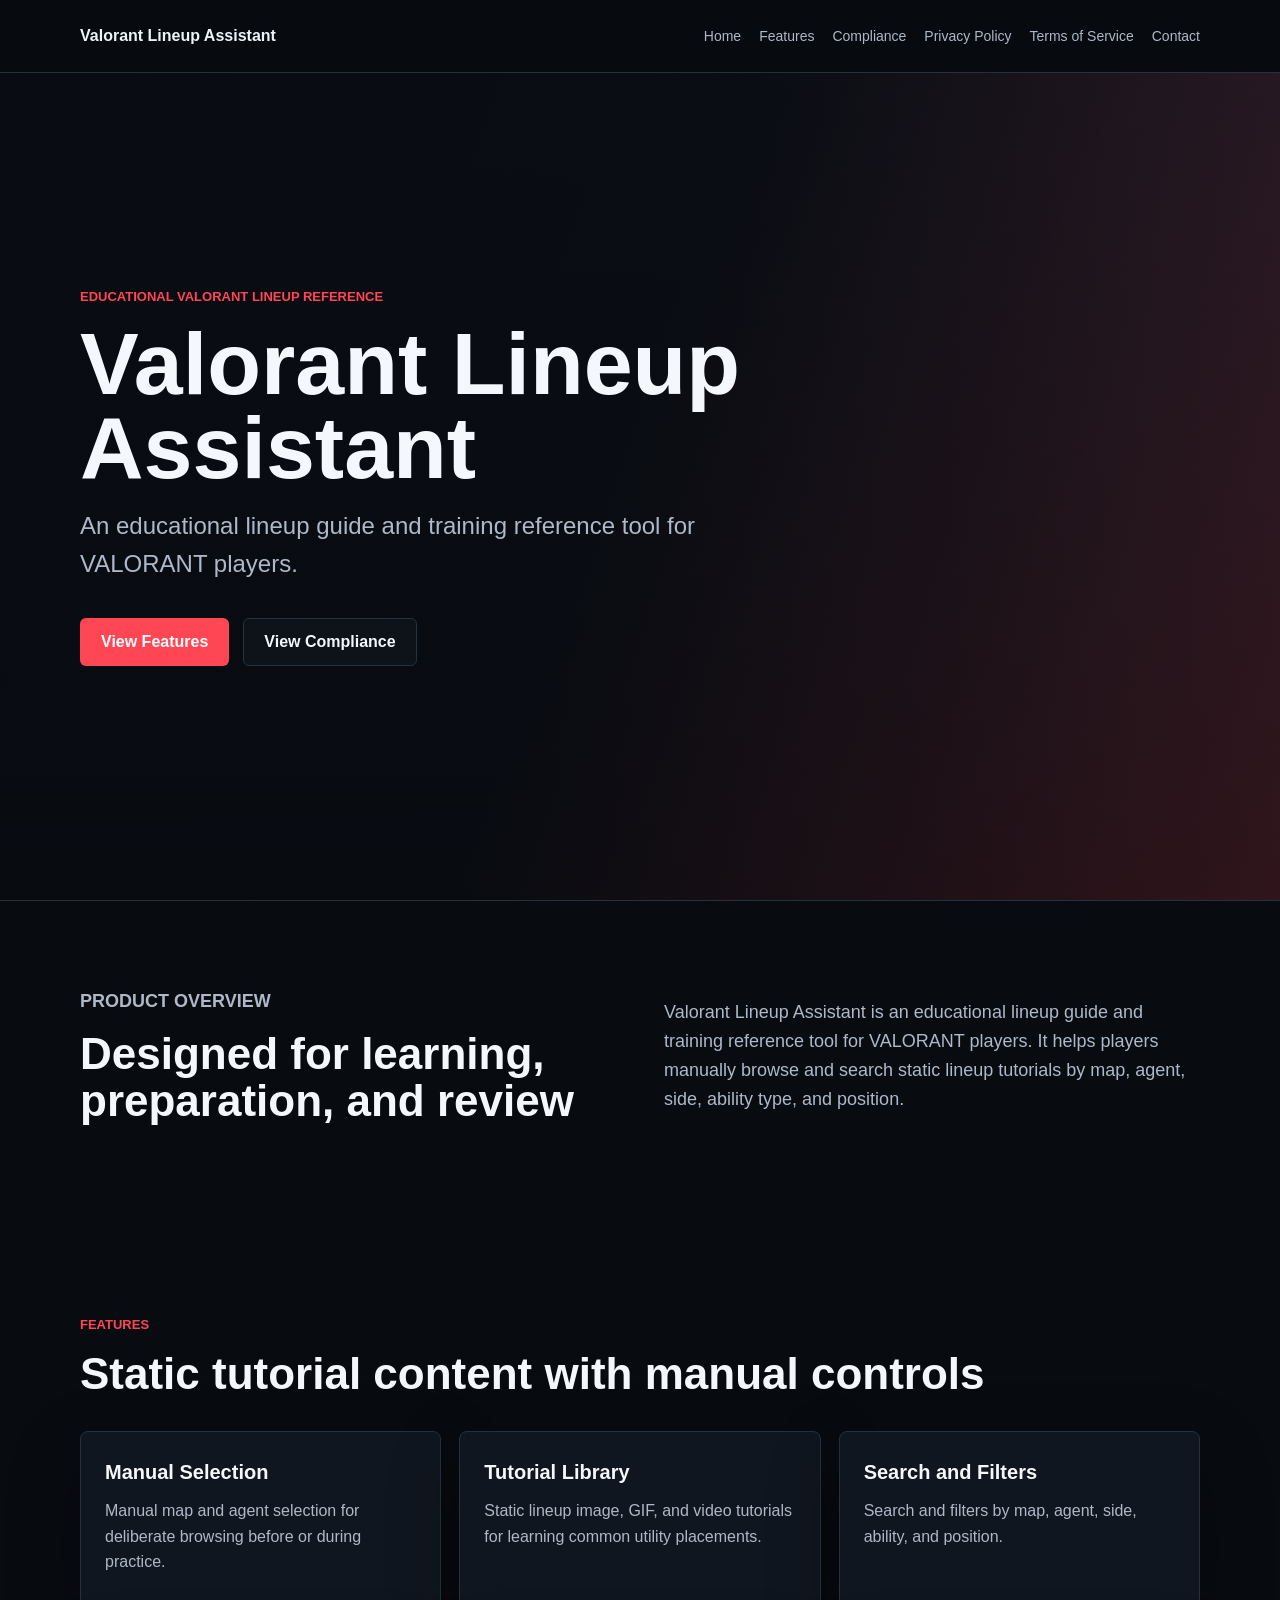
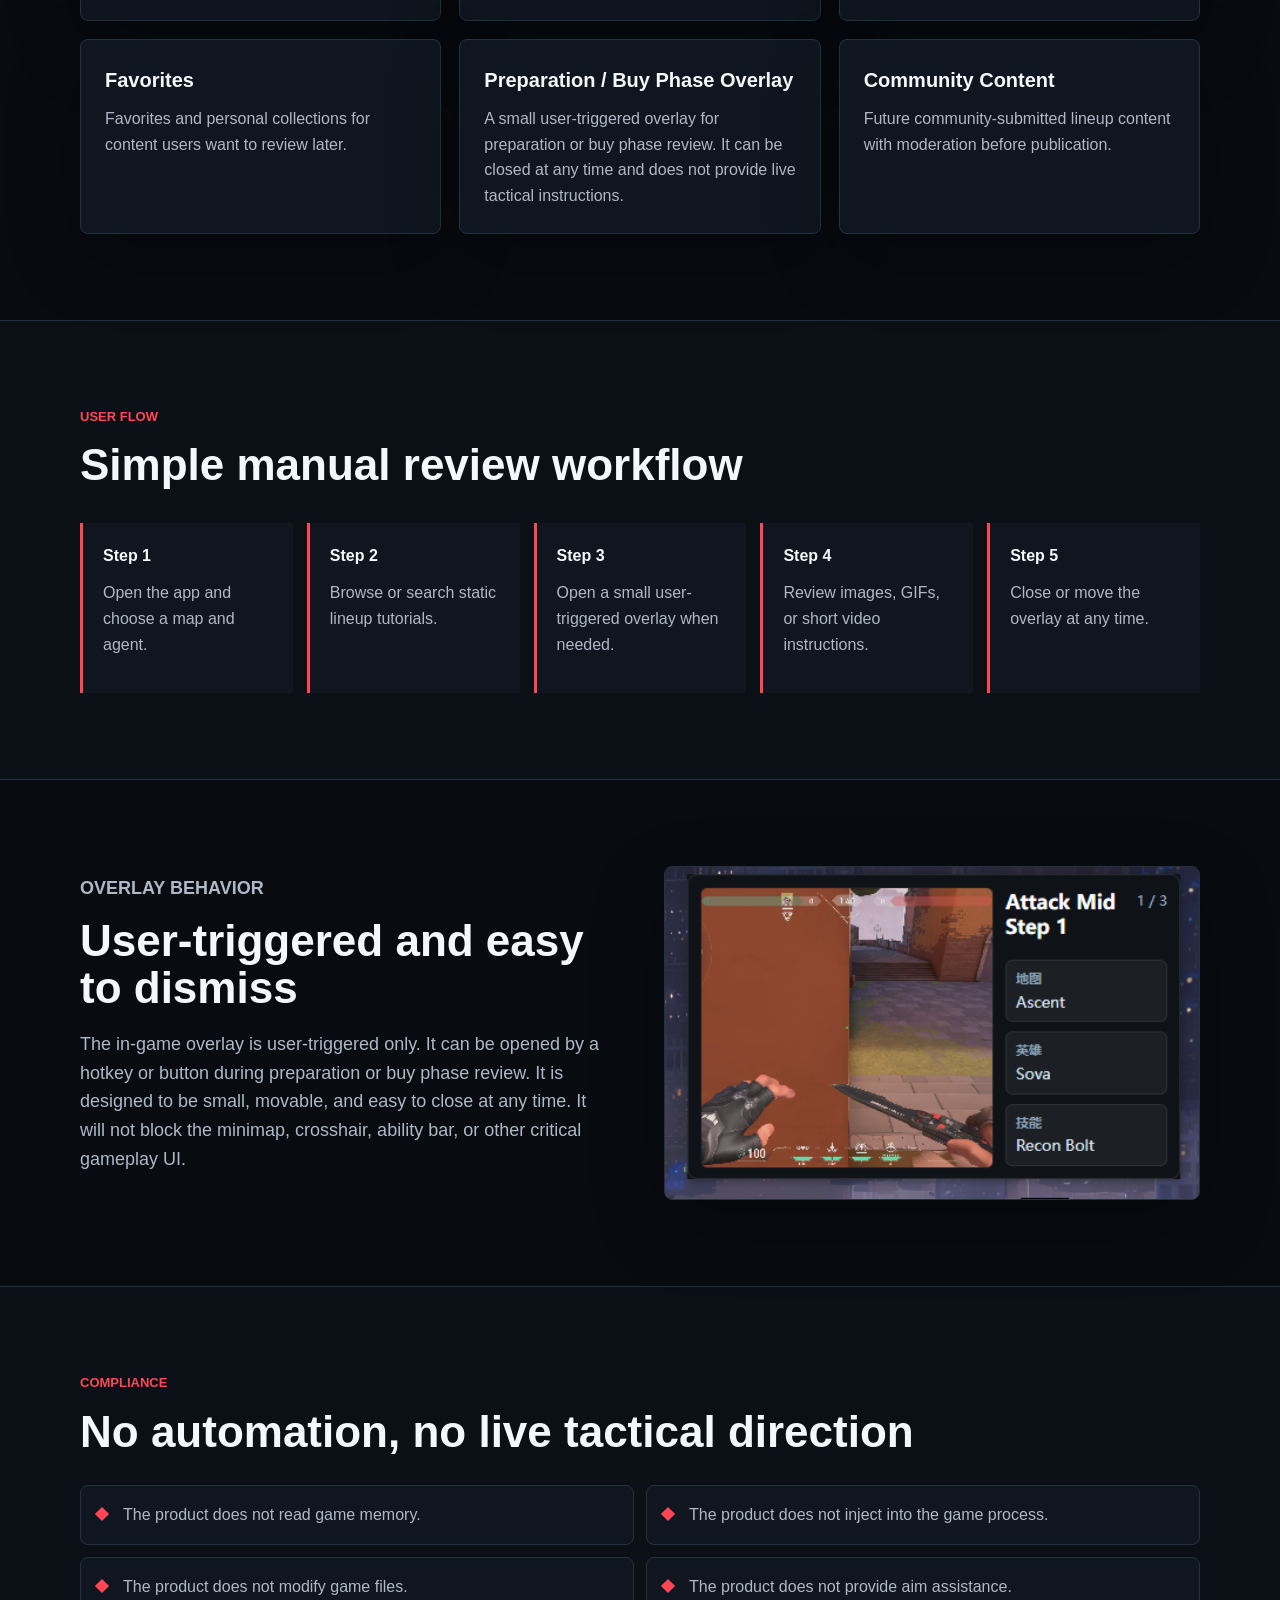
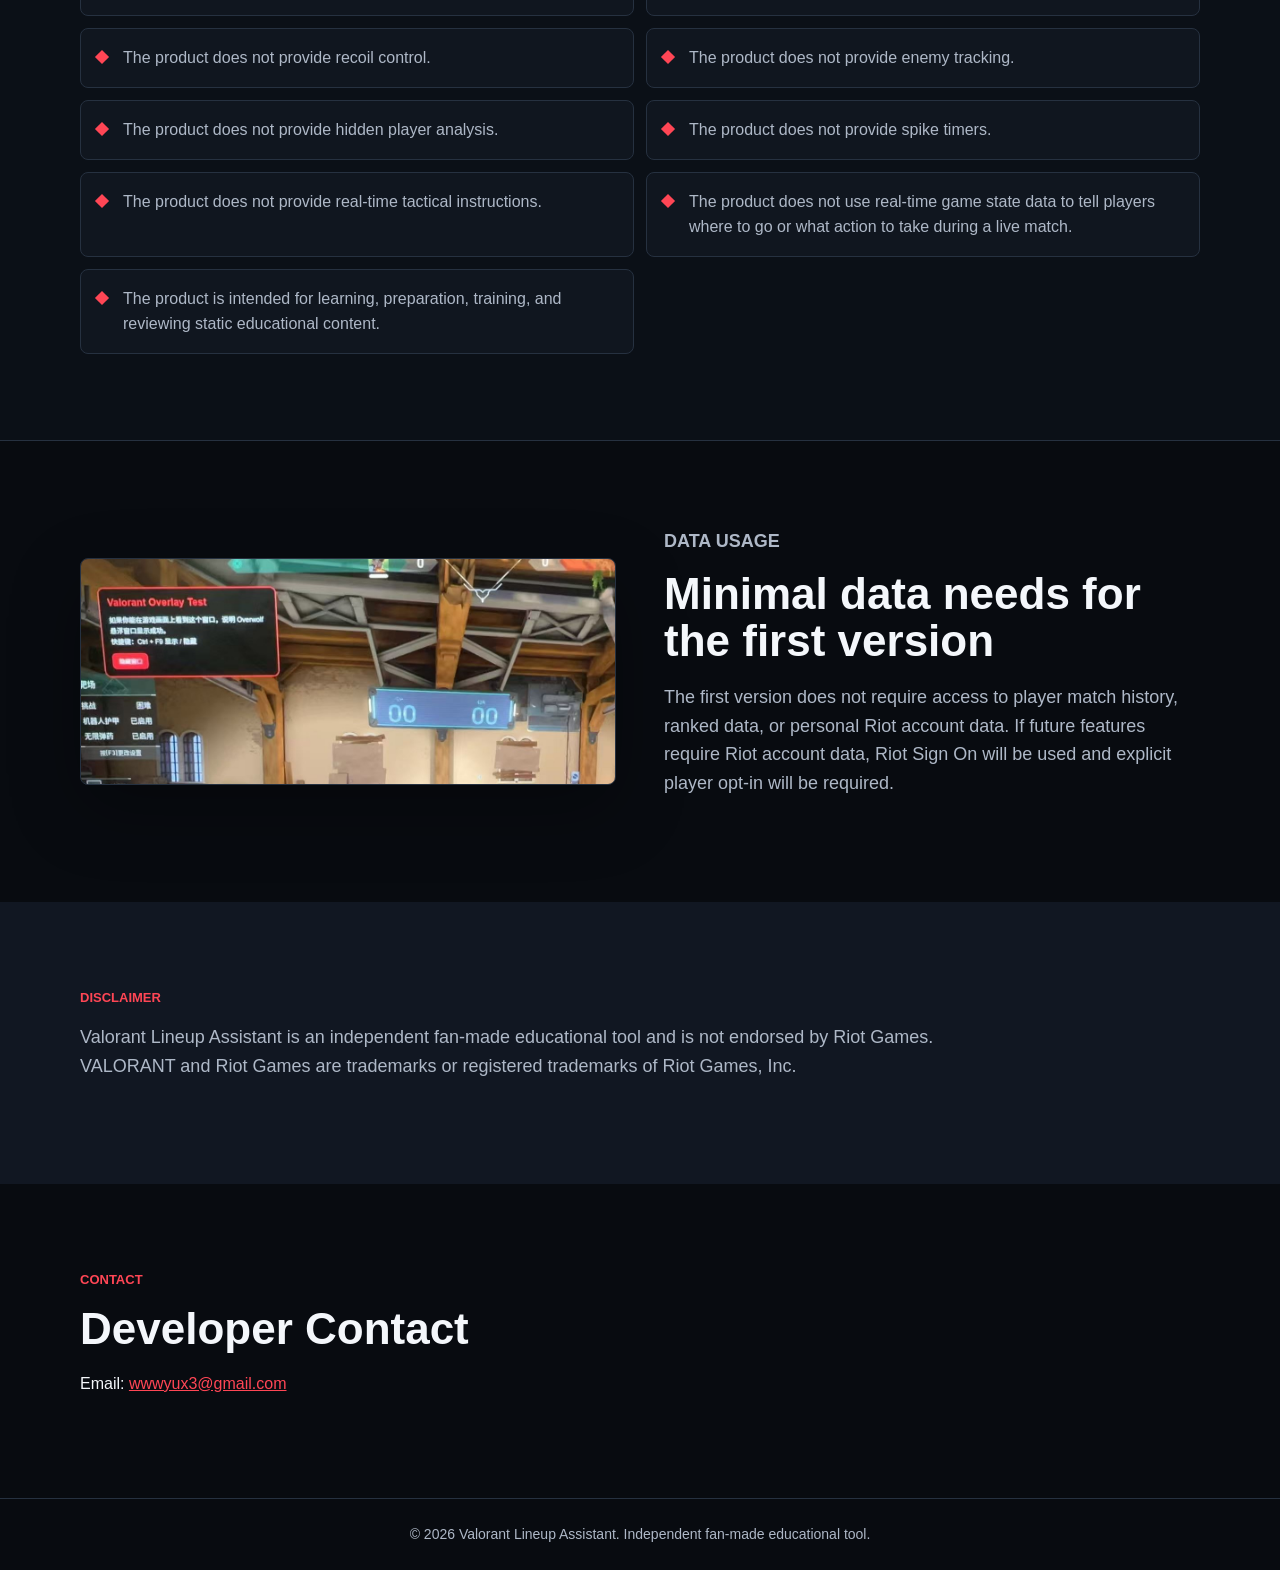
<file: index.html>
<!DOCTYPE html>
<html lang="en">
<head>
  <meta charset="UTF-8">
  <meta name="viewport" content="width=device-width, initial-scale=1.0">
  <meta name="description" content="Valorant Lineup Assistant is an educational lineup guide and training reference tool for VALORANT players.">
  <title>Valorant Lineup Assistant</title>
  <link rel="stylesheet" href="styles.css">
</head>
<body>
  <header class="site-header">
    <nav class="nav" aria-label="Primary navigation">
      <a class="brand" href="index.html">Valorant Lineup Assistant</a>
      <button class="nav-toggle" type="button" aria-label="Toggle navigation" aria-expanded="false">Menu</button>
      <div class="nav-links">
        <a href="#home">Home</a>
        <a href="#features">Features</a>
        <a href="#compliance">Compliance</a>
        <a href="privacy.html">Privacy Policy</a>
        <a href="terms.html">Terms of Service</a>
        <a href="#contact">Contact</a>
      </div>
    </nav>
  </header>

  <main>
    <section id="home" class="hero">
      <div class="hero-content">
        <p class="eyebrow">Educational VALORANT lineup reference</p>
        <h1>Valorant Lineup Assistant</h1>
        <p class="subtitle">An educational lineup guide and training reference tool for VALORANT players.</p>
        <div class="hero-actions">
          <a class="button primary" href="#features">View Features</a>
          <a class="button secondary" href="#compliance">View Compliance</a>
        </div>
      </div>
    </section>

    <section class="section intro">
      <div class="section-inner two-column">
        <div>
          <p class="eyebrow">Product Overview</p>
          <h2>Designed for learning, preparation, and review</h2>
        </div>
        <p>Valorant Lineup Assistant is an educational lineup guide and training reference tool for VALORANT players. It helps players manually browse and search static lineup tutorials by map, agent, side, ability type, and position.</p>
      </div>
    </section>

    <section id="features" class="section">
      <div class="section-inner">
        <p class="eyebrow">Features</p>
        <h2>Static tutorial content with manual controls</h2>
        <div class="grid cards">
          <article class="card">
            <h3>Manual Selection</h3>
            <p>Manual map and agent selection for deliberate browsing before or during practice.</p>
          </article>
          <article class="card">
            <h3>Tutorial Library</h3>
            <p>Static lineup image, GIF, and video tutorials for learning common utility placements.</p>
          </article>
          <article class="card">
            <h3>Search and Filters</h3>
            <p>Search and filters by map, agent, side, ability, and position.</p>
          </article>
          <article class="card">
            <h3>Favorites</h3>
            <p>Favorites and personal collections for content users want to review later.</p>
          </article>
          <article class="card">
            <h3>Preparation / Buy Phase Overlay</h3>
            <p>A small user-triggered overlay for preparation or buy phase review. It can be closed at any time and does not provide live tactical instructions.</p>
          </article>
          <article class="card">
            <h3>Community Content</h3>
            <p>Future community-submitted lineup content with moderation before publication.</p>
          </article>
        </div>
      </div>
    </section>

    <section class="section muted">
      <div class="section-inner">
        <p class="eyebrow">User Flow</p>
        <h2>Simple manual review workflow</h2>
        <ol class="steps">
          <li><span>Step 1</span>Open the app and choose a map and agent.</li>
          <li><span>Step 2</span>Browse or search static lineup tutorials.</li>
          <li><span>Step 3</span>Open a small user-triggered overlay when needed.</li>
          <li><span>Step 4</span>Review images, GIFs, or short video instructions.</li>
          <li><span>Step 5</span>Close or move the overlay at any time.</li>
        </ol>
      </div>
    </section>

    <section class="section">
      <div class="section-inner two-column">
        <div>
          <p class="eyebrow">Overlay Behavior</p>
          <h2>User-triggered and easy to dismiss</h2>
          <p>The in-game overlay is user-triggered only. It can be opened by a hotkey or button during preparation or buy phase review. It is designed to be small, movable, and easy to close at any time. It will not block the minimap, crosshair, ability bar, or other critical gameplay UI.</p>
        </div>
        <div class="visual-frame">
          <img src="assets/screenshot-overlay.png" alt="User-triggered lineup overlay example">
        </div>
      </div>
    </section>

    <section id="compliance" class="section muted">
      <div class="section-inner">
        <p class="eyebrow">Compliance</p>
        <h2>No automation, no live tactical direction</h2>
        <ul class="check-list">
          <li>The product does not read game memory.</li>
          <li>The product does not inject into the game process.</li>
          <li>The product does not modify game files.</li>
          <li>The product does not provide aim assistance.</li>
          <li>The product does not provide recoil control.</li>
          <li>The product does not provide enemy tracking.</li>
          <li>The product does not provide hidden player analysis.</li>
          <li>The product does not provide spike timers.</li>
          <li>The product does not provide real-time tactical instructions.</li>
          <li>The product does not use real-time game state data to tell players where to go or what action to take during a live match.</li>
          <li>The product is intended for learning, preparation, training, and reviewing static educational content.</li>
        </ul>
      </div>
    </section>

    <section class="section">
      <div class="section-inner two-column">
        <div class="visual-frame">
          <img src="assets/screenshot-desktop.png" alt="Desktop app and overlay test screenshot">
        </div>
        <div>
          <p class="eyebrow">Data Usage</p>
          <h2>Minimal data needs for the first version</h2>
          <p>The first version does not require access to player match history, ranked data, or personal Riot account data. If future features require Riot account data, Riot Sign On will be used and explicit player opt-in will be required.</p>
        </div>
      </div>
    </section>

    <section class="section disclaimer">
      <div class="section-inner">
        <p class="eyebrow">Disclaimer</p>
        <p>Valorant Lineup Assistant is an independent fan-made educational tool and is not endorsed by Riot Games. VALORANT and Riot Games are trademarks or registered trademarks of Riot Games, Inc.</p>
      </div>
    </section>

    <section id="contact" class="section contact">
      <div class="section-inner">
        <p class="eyebrow">Contact</p>
        <h2>Developer Contact</h2>
        <p>Email: <a href="mailto:wwwyux3@gmail.com">wwwyux3@gmail.com</a></p>
      </div>
    </section>
  </main>

  <footer class="site-footer">
    <p>&copy; 2026 Valorant Lineup Assistant. Independent fan-made educational tool.</p>
  </footer>

  <script>
    const toggle = document.querySelector('.nav-toggle');
    const links = document.querySelector('.nav-links');

    toggle.addEventListener('click', () => {
      const isOpen = links.classList.toggle('is-open');
      toggle.setAttribute('aria-expanded', String(isOpen));
    });
  </script>
</body>
</html>
</file>
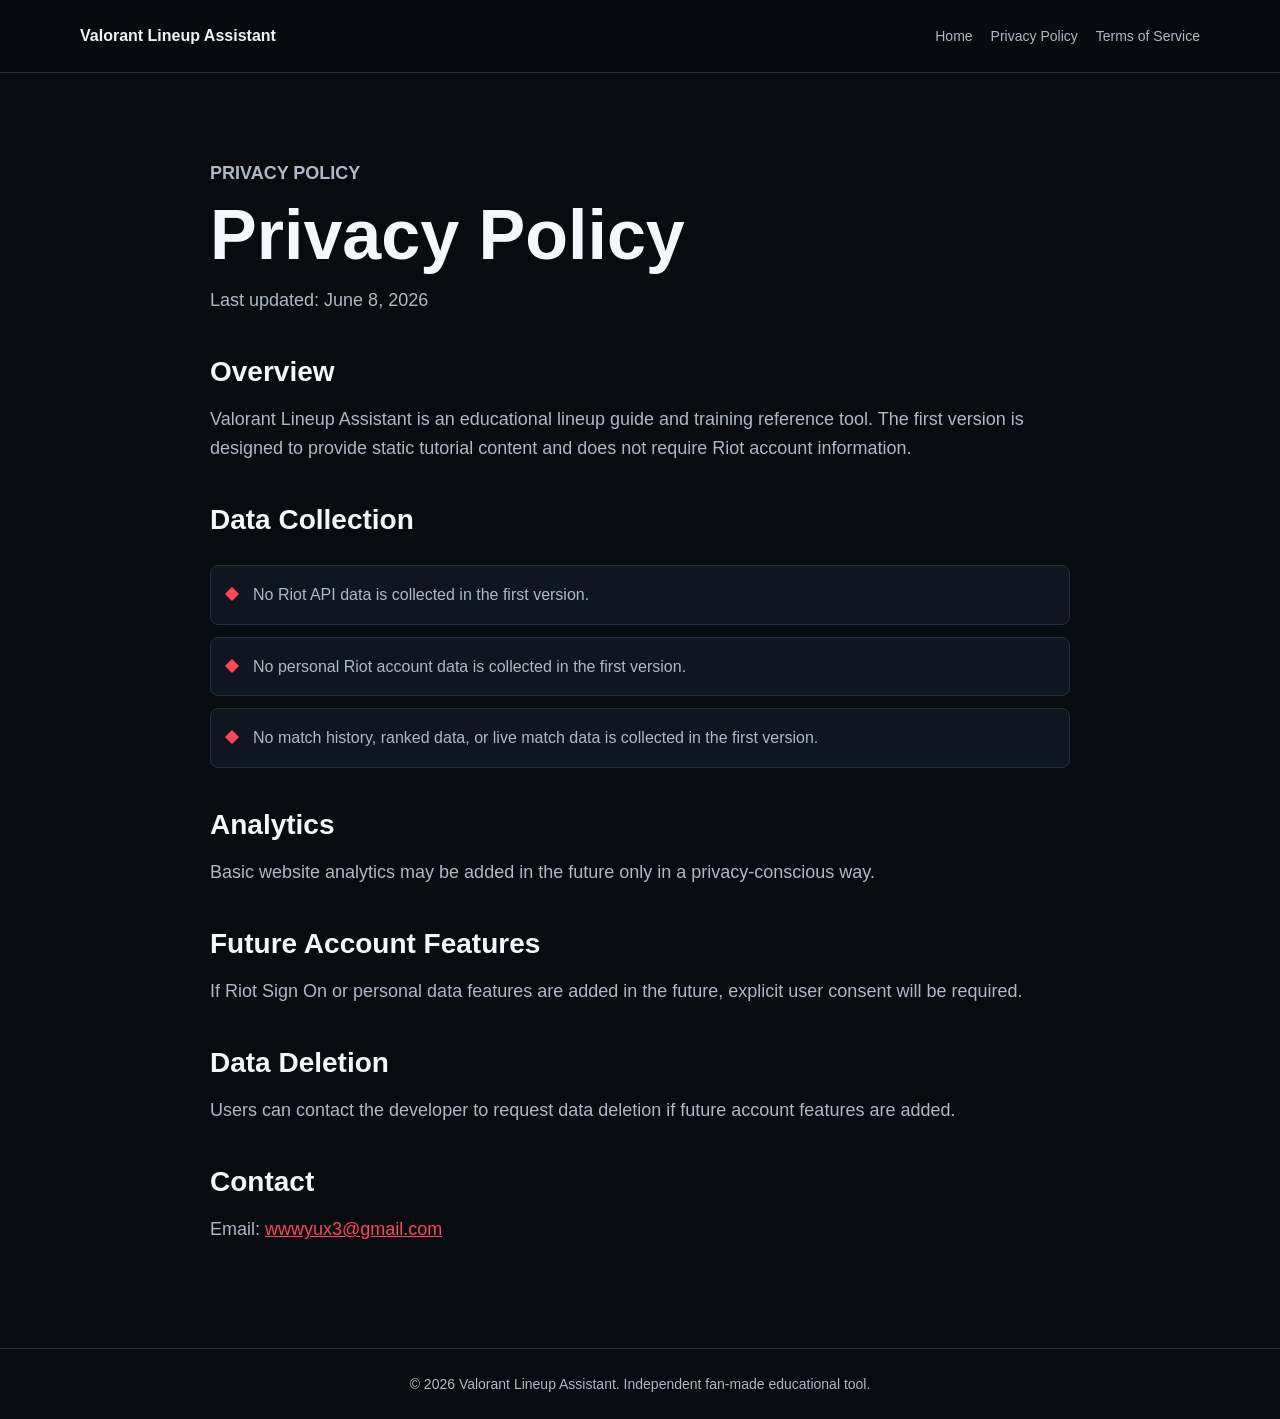
<file: privacy.html>
<!DOCTYPE html>
<html lang="en">
<head>
  <meta charset="UTF-8">
  <meta name="viewport" content="width=device-width, initial-scale=1.0">
  <meta name="description" content="Privacy Policy for Valorant Lineup Assistant.">
  <title>Privacy Policy | Valorant Lineup Assistant</title>
  <link rel="stylesheet" href="styles.css">
</head>
<body>
  <header class="site-header">
    <nav class="nav" aria-label="Primary navigation">
      <a class="brand" href="index.html">Valorant Lineup Assistant</a>
      <div class="nav-links always-visible">
        <a href="index.html">Home</a>
        <a href="privacy.html">Privacy Policy</a>
        <a href="terms.html">Terms of Service</a>
      </div>
    </nav>
  </header>

  <main class="legal-page">
    <section class="section">
      <div class="section-inner legal">
        <p class="eyebrow">Privacy Policy</p>
        <h1>Privacy Policy</h1>
        <p>Last updated: June 8, 2026</p>

        <h2>Overview</h2>
        <p>Valorant Lineup Assistant is an educational lineup guide and training reference tool. The first version is designed to provide static tutorial content and does not require Riot account information.</p>

        <h2>Data Collection</h2>
        <ul class="check-list">
          <li>No Riot API data is collected in the first version.</li>
          <li>No personal Riot account data is collected in the first version.</li>
          <li>No match history, ranked data, or live match data is collected in the first version.</li>
        </ul>

        <h2>Analytics</h2>
        <p>Basic website analytics may be added in the future only in a privacy-conscious way.</p>

        <h2>Future Account Features</h2>
        <p>If Riot Sign On or personal data features are added in the future, explicit user consent will be required.</p>

        <h2>Data Deletion</h2>
        <p>Users can contact the developer to request data deletion if future account features are added.</p>

        <h2>Contact</h2>
        <p>Email: <a href="mailto:wwwyux3@gmail.com">wwwyux3@gmail.com</a></p>
      </div>
    </section>
  </main>

  <footer class="site-footer">
    <p>&copy; 2026 Valorant Lineup Assistant. Independent fan-made educational tool.</p>
  </footer>
</body>
</html>
</file>
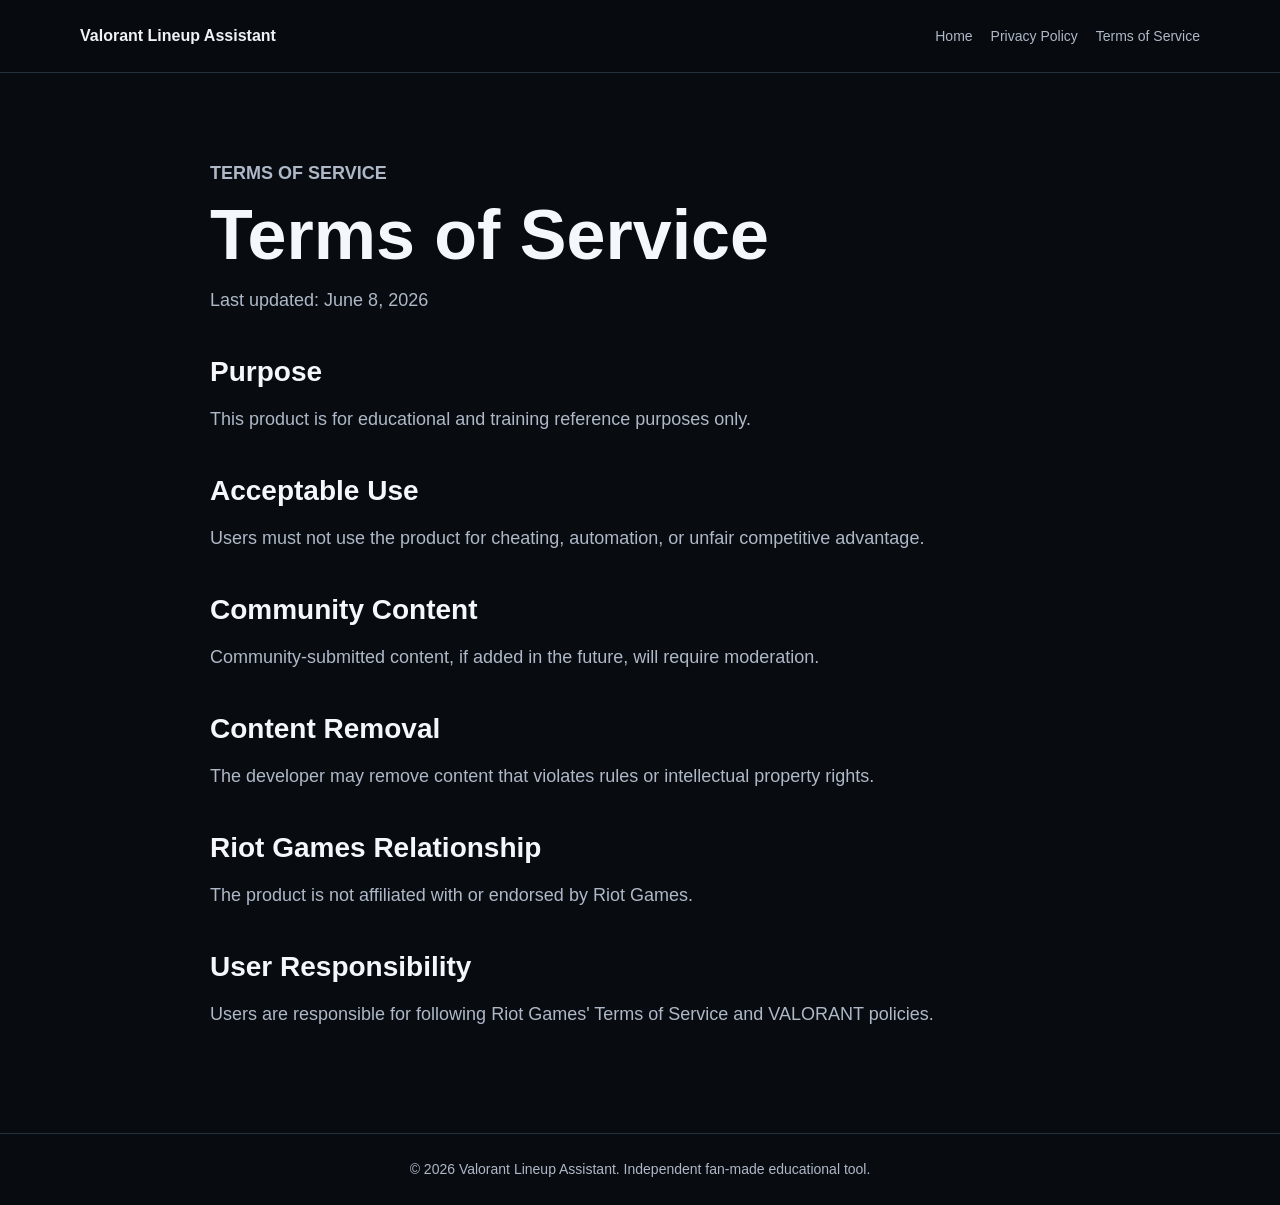
<file: terms.html>
<!DOCTYPE html>
<html lang="en">
<head>
  <meta charset="UTF-8">
  <meta name="viewport" content="width=device-width, initial-scale=1.0">
  <meta name="description" content="Terms of Service for Valorant Lineup Assistant.">
  <title>Terms of Service | Valorant Lineup Assistant</title>
  <link rel="stylesheet" href="styles.css">
</head>
<body>
  <header class="site-header">
    <nav class="nav" aria-label="Primary navigation">
      <a class="brand" href="index.html">Valorant Lineup Assistant</a>
      <div class="nav-links always-visible">
        <a href="index.html">Home</a>
        <a href="privacy.html">Privacy Policy</a>
        <a href="terms.html">Terms of Service</a>
      </div>
    </nav>
  </header>

  <main class="legal-page">
    <section class="section">
      <div class="section-inner legal">
        <p class="eyebrow">Terms of Service</p>
        <h1>Terms of Service</h1>
        <p>Last updated: June 8, 2026</p>

        <h2>Purpose</h2>
        <p>This product is for educational and training reference purposes only.</p>

        <h2>Acceptable Use</h2>
        <p>Users must not use the product for cheating, automation, or unfair competitive advantage.</p>

        <h2>Community Content</h2>
        <p>Community-submitted content, if added in the future, will require moderation.</p>

        <h2>Content Removal</h2>
        <p>The developer may remove content that violates rules or intellectual property rights.</p>

        <h2>Riot Games Relationship</h2>
        <p>The product is not affiliated with or endorsed by Riot Games.</p>

        <h2>User Responsibility</h2>
        <p>Users are responsible for following Riot Games' Terms of Service and VALORANT policies.</p>
      </div>
    </section>
  </main>

  <footer class="site-footer">
    <p>&copy; 2026 Valorant Lineup Assistant. Independent fan-made educational tool.</p>
  </footer>
</body>
</html>
</file>
<file: styles.css>
:root {
  --bg: #080b10;
  --panel: #10161f;
  --panel-strong: #151d29;
  --text: #f4f7fb;
  --muted: #aeb8c7;
  --line: #263140;
  --red: #ff4655;
  --red-dark: #d53442;
  --white-soft: #eef3f8;
  --shadow: 0 24px 70px rgba(0, 0, 0, 0.3);
}

* {
  box-sizing: border-box;
}

html {
  scroll-behavior: smooth;
}

body {
  margin: 0;
  background: var(--bg);
  color: var(--text);
  font-family: Arial, Helvetica, sans-serif;
  line-height: 1.6;
}

a {
  color: inherit;
}

.site-header {
  position: sticky;
  top: 0;
  z-index: 10;
  background: rgba(8, 11, 16, 0.92);
  border-bottom: 1px solid var(--line);
  backdrop-filter: blur(14px);
}

.nav {
  width: min(1120px, calc(100% - 32px));
  min-height: 72px;
  margin: 0 auto;
  display: flex;
  align-items: center;
  justify-content: space-between;
  gap: 24px;
}

.brand {
  color: var(--white-soft);
  font-weight: 800;
  letter-spacing: 0;
  text-decoration: none;
}

.nav-links {
  display: flex;
  align-items: center;
  gap: 18px;
  color: var(--muted);
  font-size: 14px;
}

.nav-links a {
  text-decoration: none;
}

.nav-links a:hover {
  color: var(--text);
}

.nav-toggle {
  display: none;
  min-height: 40px;
  border: 1px solid var(--line);
  border-radius: 6px;
  background: var(--panel);
  color: var(--text);
  padding: 0 14px;
  font: inherit;
}

.hero {
  min-height: calc(100vh - 72px);
  display: flex;
  align-items: center;
  background:
    linear-gradient(110deg, rgba(8, 11, 16, 0.95) 0%, rgba(8, 11, 16, 0.82) 48%, rgba(255, 70, 85, 0.16) 100%),
    linear-gradient(180deg, #101722 0%, #080b10 100%);
  border-bottom: 1px solid var(--line);
}

.hero-content {
  width: min(1120px, calc(100% - 32px));
  margin: 0 auto;
  padding: 72px 0 92px;
}

.eyebrow {
  color: var(--red);
  font-size: 13px;
  font-weight: 800;
  letter-spacing: 0;
  margin: 0 0 14px;
  text-transform: uppercase;
}

h1,
h2,
h3,
p {
  margin-top: 0;
}

h1 {
  max-width: 820px;
  margin-bottom: 18px;
  font-size: clamp(42px, 8vw, 88px);
  line-height: 0.95;
  letter-spacing: 0;
}

h2 {
  margin-bottom: 18px;
  font-size: clamp(28px, 4vw, 44px);
  line-height: 1.08;
  letter-spacing: 0;
}

h3 {
  margin-bottom: 10px;
  font-size: 20px;
}

.subtitle {
  max-width: 700px;
  color: var(--muted);
  font-size: clamp(18px, 2.4vw, 24px);
}

.hero-actions {
  display: flex;
  flex-wrap: wrap;
  gap: 14px;
  margin-top: 34px;
}

.button {
  display: inline-flex;
  min-height: 48px;
  align-items: center;
  justify-content: center;
  border: 1px solid transparent;
  border-radius: 6px;
  padding: 0 20px;
  font-weight: 800;
  text-decoration: none;
}

.button.primary {
  background: var(--red);
  color: #ffffff;
}

.button.primary:hover {
  background: var(--red-dark);
}

.button.secondary {
  border-color: var(--line);
  background: rgba(16, 22, 31, 0.7);
  color: var(--text);
}

.section {
  padding: 86px 0;
}

.section.muted {
  background: #0b1017;
  border-bottom: 1px solid var(--line);
  border-top: 1px solid var(--line);
}

.section-inner {
  width: min(1120px, calc(100% - 32px));
  margin: 0 auto;
}

.two-column {
  display: grid;
  grid-template-columns: minmax(0, 1fr) minmax(0, 1fr);
  gap: 48px;
  align-items: center;
}

.intro p:not(.eyebrow),
.two-column p,
.legal p {
  color: var(--muted);
  font-size: 18px;
}

.grid {
  display: grid;
  gap: 18px;
}

.cards {
  grid-template-columns: repeat(3, minmax(0, 1fr));
  margin-top: 34px;
}

.card {
  min-height: 190px;
  border: 1px solid var(--line);
  border-radius: 8px;
  background: var(--panel);
  box-shadow: var(--shadow);
  padding: 24px;
}

.card p {
  color: var(--muted);
  margin-bottom: 0;
}

.steps {
  display: grid;
  grid-template-columns: repeat(5, minmax(0, 1fr));
  gap: 14px;
  margin: 34px 0 0;
  padding: 0;
  list-style: none;
}

.steps li {
  min-height: 170px;
  border-left: 3px solid var(--red);
  background: var(--panel);
  padding: 20px;
  color: var(--muted);
}

.steps span {
  display: block;
  color: var(--text);
  font-weight: 800;
  margin-bottom: 12px;
}

.placeholder {
  min-height: 320px;
  border: 1px dashed #4d5c70;
  border-radius: 8px;
  background:
    linear-gradient(135deg, rgba(255, 70, 85, 0.14), transparent 42%),
    var(--panel-strong);
  display: flex;
  flex-direction: column;
  align-items: center;
  justify-content: center;
  gap: 10px;
  padding: 28px;
  text-align: center;
}

.placeholder span {
  color: var(--text);
  font-weight: 800;
}

.placeholder small {
  max-width: 420px;
  color: var(--muted);
}

.visual-frame {
  overflow: hidden;
  border: 1px solid var(--line);
  border-radius: 8px;
  background: var(--panel-strong);
  box-shadow: var(--shadow);
}

.visual-frame img {
  display: block;
  width: 100%;
  height: auto;
}

.check-list {
  display: grid;
  grid-template-columns: repeat(2, minmax(0, 1fr));
  gap: 12px;
  margin: 30px 0 0;
  padding: 0;
  list-style: none;
}

.check-list li {
  position: relative;
  border: 1px solid var(--line);
  border-radius: 8px;
  background: var(--panel);
  padding: 16px 16px 16px 42px;
  color: var(--muted);
}

.check-list li::before {
  content: "";
  position: absolute;
  left: 16px;
  top: 23px;
  width: 10px;
  height: 10px;
  background: var(--red);
  transform: rotate(45deg);
}

.disclaimer {
  background: #111722;
}

.disclaimer p:not(.eyebrow) {
  max-width: 900px;
  color: var(--muted);
  font-size: 18px;
}

.contact a,
.legal a {
  color: var(--red);
}

.legal-page {
  min-height: calc(100vh - 150px);
}

.legal {
  max-width: 860px;
}

.legal h1 {
  font-size: clamp(40px, 7vw, 70px);
}

.legal h2 {
  margin-top: 42px;
  font-size: 28px;
}

.legal .check-list {
  grid-template-columns: 1fr;
}

.site-footer {
  border-top: 1px solid var(--line);
  padding: 24px 16px;
  color: var(--muted);
  text-align: center;
}

.site-footer p {
  margin: 0;
  font-size: 14px;
}

@media (max-width: 860px) {
  .nav {
    align-items: flex-start;
    padding: 16px 0;
    min-height: auto;
  }

  .nav-toggle {
    display: inline-flex;
    align-items: center;
  }

  .nav-links {
    position: absolute;
    left: 16px;
    right: 16px;
    top: 72px;
    display: none;
    flex-direction: column;
    align-items: flex-start;
    border: 1px solid var(--line);
    border-radius: 8px;
    background: var(--panel);
    padding: 16px;
  }

  .nav-links.is-open,
  .nav-links.always-visible {
    display: flex;
  }

  .nav-links.always-visible {
    position: static;
    flex-direction: row;
    flex-wrap: wrap;
    border: 0;
    background: transparent;
    padding: 0;
  }

  .hero {
    min-height: auto;
  }

  .section {
    padding: 64px 0;
  }

  .two-column,
  .cards,
  .check-list {
    grid-template-columns: 1fr;
  }

  .steps {
    grid-template-columns: 1fr;
  }

  .steps li {
    min-height: auto;
  }
}

@media (max-width: 560px) {
  .nav {
    width: min(100% - 24px, 1120px);
  }

  .brand {
    max-width: 190px;
  }

  .hero-content,
  .section-inner {
    width: min(100% - 24px, 1120px);
  }

  .button {
    width: 100%;
  }
}
</file>
